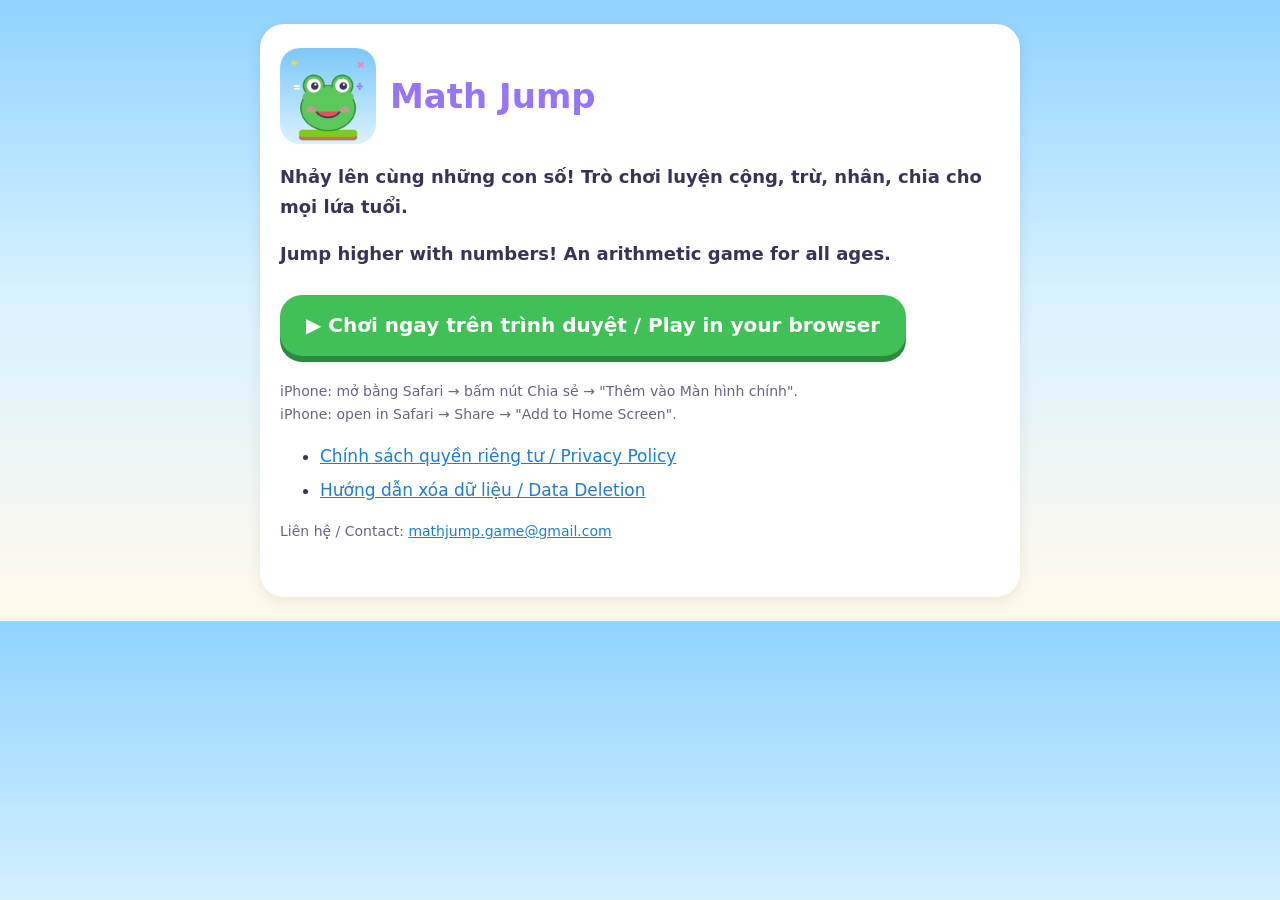
<file: docs/index.html>
<!doctype html>
<html lang="vi">
<head>
<meta charset="utf-8">
<meta name="viewport" content="width=device-width, initial-scale=1">
<title>Math Jump</title>
<link rel="stylesheet" href="style.css">
</head>
<body>
<main>
  <header><img src="icon.png" alt="" width="96" height="96"><h1>Math Jump</h1></header>
  <p class="lead">Nhảy lên cùng những con số! Trò chơi luyện cộng, trừ, nhân, chia cho mọi lứa tuổi.</p>
  <p class="lead" lang="en">Jump higher with numbers! An arithmetic game for all ages.</p>
  <p><a class="play" href="play/">▶ Chơi ngay trên trình duyệt / Play in your browser</a></p>
  <p class="muted">iPhone: mở bằng Safari → bấm nút Chia sẻ → "Thêm vào Màn hình chính".<br>
     iPhone: open in Safari → Share → "Add to Home Screen".</p>
  <ul class="links">
    <li><a href="privacy.html">Chính sách quyền riêng tư / Privacy Policy</a></li>
    <li><a href="delete-data.html">Hướng dẫn xóa dữ liệu / Data Deletion</a></li>
  </ul>
  <p class="muted">Liên hệ / Contact: <a href="mailto:mathjump.game@gmail.com">mathjump.game@gmail.com</a></p>
</main>
</body>
</html>
</file>
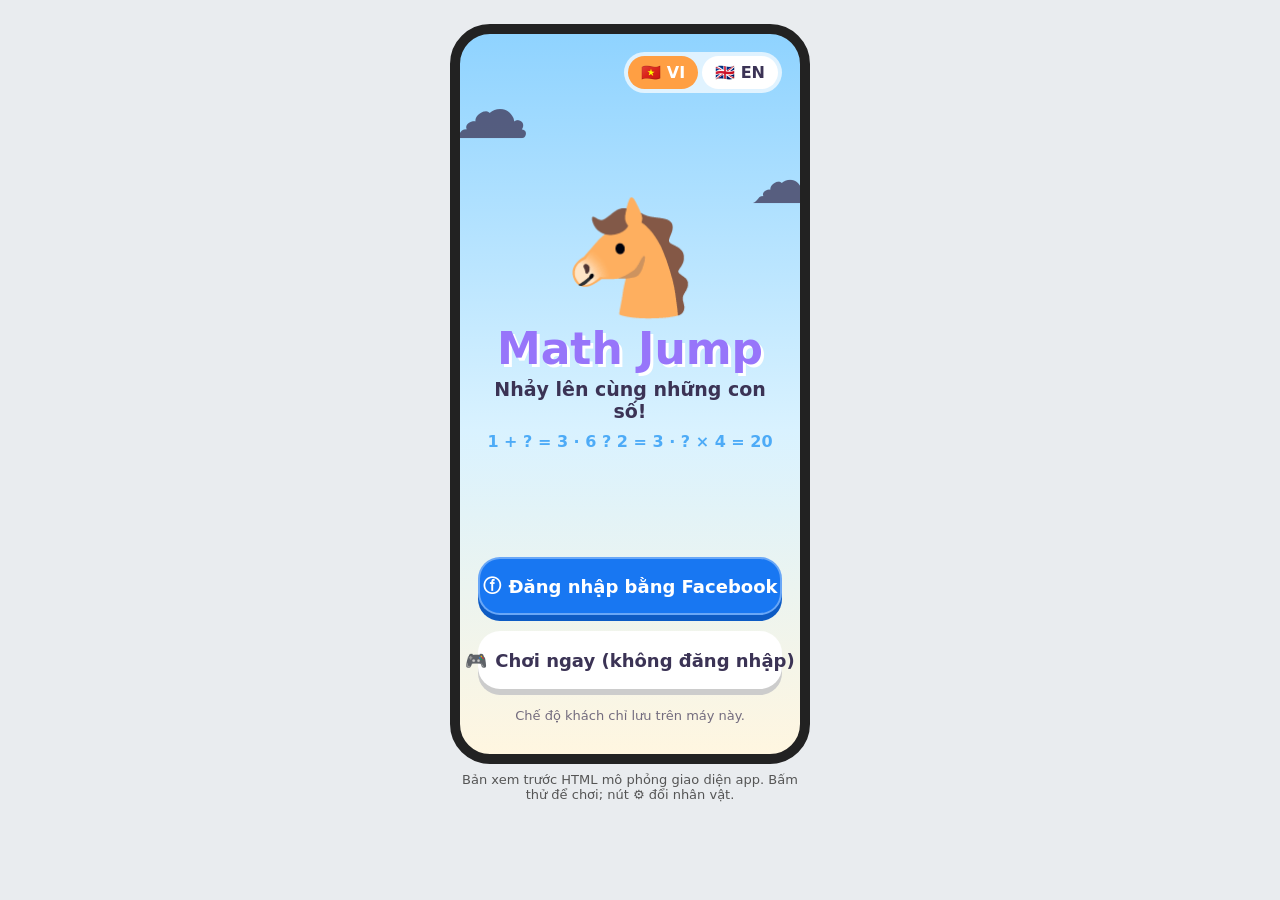
<file: preview/index.html>
<!doctype html>
<html lang="vi">
<head>
<meta charset="utf-8">
<meta name="viewport" content="width=device-width, initial-scale=1">
<title>Math Jump – Preview</title>
<style>
  :root{--ink:#3B3355;--cream:#FFF9EC;--sun:#FFD43B;--orange:#FF9F43;--pink:#FF7EB3;--purple:#9775FA;--blue:#4DABF7;--green:#40C057;--red:#FA5252;--grass:#82C91E;--dirt:#B07A4F;--fb:#1877F2}
  *{box-sizing:border-box;font-family:system-ui,"Segoe UI",Roboto,sans-serif}
  body{margin:0;background:#e9ecef;display:flex;gap:28px;justify-content:center;align-items:flex-start;padding:24px;flex-wrap:wrap;color:var(--ink)}
  .phone{width:360px;height:740px;border-radius:40px;border:10px solid #222;overflow:hidden;position:relative;background:linear-gradient(#8FD3FF,#D9F2FF 55%,#FFF6E0)}
  .screen{position:absolute;inset:0;display:none;flex-direction:column;padding:18px}
  .screen.on{display:flex}
  .cloud{position:absolute;opacity:.75;pointer-events:none}
  .title{font-size:44px;font-weight:900;color:var(--purple);text-shadow:3px 3px 0 #fff;text-align:center;margin:0}
  .btn{border:2px solid rgba(255,255,255,.35);border-radius:22px;color:#fff;font-weight:900;font-size:18px;white-space:nowrap;display:flex;align-items:center;justify-content:center;gap:8px;cursor:pointer;user-select:none;box-shadow:0 6px 0 var(--shade,rgba(0,0,0,.25));transition:transform .06s,box-shadow .06s;margin-bottom:6px}
  .btn:active{transform:translateY(6px);box-shadow:0 0 0 var(--shade)}
  .pill{background:var(--c);color:#fff;font-weight:900;border:2px solid #fff;border-radius:30px;padding:5px 14px;font-size:17px;display:inline-block}
  .card{background:#fff;border-radius:22px;box-shadow:0 4px 10px rgba(0,0,0,.13);padding:14px}
  .bounce{animation:b .7s ease-in-out infinite alternate;display:inline-block}
  @keyframes b{to{transform:translateY(-16px)}}
  .lang{align-self:flex-end;background:rgba(255,255,255,.7);border-radius:24px;padding:4px;display:flex;gap:4px}
  .lang span{padding:7px 13px;border-radius:20px;font-weight:900;cursor:pointer;background:#fff}
  .lang span.on{background:var(--orange);color:#fff}
  .timer{height:18px;background:#fff;border-radius:10px;overflow:hidden;flex:1}
  .timer div{height:100%;border-radius:10px}
  .stage{flex:5;margin:12px 0;border-radius:24px;background:rgba(255,255,255,.35);position:relative;overflow:hidden}
  .eq{height:84px;display:flex;align-items:center;justify-content:center;gap:10px;font-size:42px;font-weight:900}
  .slot{padding:0 16px;border-radius:16px;border:3px solid rgba(59,51,85,.15);background:var(--sun)}
  .grid{flex:6;display:grid;grid-template-columns:1fr 1fr;gap:14px;padding:16px 0 10px}
  .grid .btn{font-size:42px;border-radius:26px;margin:0}
  .plat{position:absolute;width:26%;height:20px;border-radius:10px;background:var(--grass);box-shadow:0 7px 0 var(--dirt);color:#fff;font-weight:900;font-size:13px;display:flex;align-items:center;justify-content:center;transition:top .42s ease-in-out}
  .hero{position:absolute;font-size:52px;line-height:1;transition:left .42s ease-in-out}
  .banner{position:absolute;left:50%;top:40%;transform:translate(-50%,-50%);background:linear-gradient(90deg,var(--pink),var(--purple));border:4px solid #fff;border-radius:30px;color:#fff;font-weight:900;font-size:28px;padding:10px 22px;white-space:nowrap;animation:pop .6s}
  @keyframes pop{from{transform:translate(-50%,-50%) scale(.3)}}
  .stat{border:3px solid var(--c);border-radius:18px;background:#fff;text-align:center;padding:8px}
  .stat b{display:block;font-size:26px;color:var(--c)}
  .stat small{font-weight:700}
  .row{display:flex;gap:12px}
  .rank{display:flex;align-items:center;gap:10px;margin-bottom:9px}
  .av{width:38px;height:38px;border-radius:50%;background:var(--purple);color:#fff;font-weight:900;display:flex;align-items:center;justify-content:center}
  .caption{font-size:13px;text-align:center;margin-top:8px;color:#555;max-width:360px}
  .label{width:100%;text-align:center;font-weight:800;margin-top:-14px}
  .conf{position:absolute;top:-10px;width:9px;height:14px;animation:fall 2.6s linear forwards}
  @keyframes fall{to{transform:translateY(780px) rotate(720deg)}}
</style>
</head>
<body>

<div>
<div class="phone" id="phone">
  <div class="cloud" style="top:30px;left:-10px;font-size:80px">☁️</div>
  <div class="cloud" style="top:110px;right:-14px;font-size:64px">☁️</div>

  <!-- LOGIN -->
  <div class="screen on" id="login">
    <div class="lang"><span class="on" data-l="vi">🇻🇳 VI</span><span data-l="en">🇬🇧 EN</span></div>
    <div style="flex:1"></div>
    <div style="text-align:center;font-size:110px" class="bounce hero-emoji">🐸</div>
    <p class="title">Math Jump</p>
    <p style="text-align:center;font-weight:700;font-size:19px;margin:4px 0" data-t="tagline"></p>
    <p style="text-align:center;font-weight:800;color:var(--blue);margin:6px 0">1 + ? = 3 · 6 ? 2 = 3 · ? × 4 = 20</p>
    <div style="flex:1"></div>
    <div class="btn" style="background:var(--fb);height:58px;--shade:#0d5bc4" onclick="go('home')">ⓕ <span data-t="fb"></span></div>
    <div class="btn" style="background:#fff;color:var(--ink);height:58px;margin-top:10px;--shade:#ccc" onclick="go('home')">🎮 <span data-t="guest"></span></div>
    <p style="text-align:center;font-size:13px;opacity:.7" data-t="guestNote"></p>
  </div>

  <!-- HOME -->
  <div class="screen" id="home">
    <div style="display:flex;align-items:center;gap:10px">
      <div class="av">B</div><b style="flex:1;font-size:17px" data-t="hello"></b>
      <span style="background:rgba(255,255,255,.8);border-radius:20px;padding:4px 10px;font-size:12px;font-weight:700"><span style="color:var(--green)">●</span> <span data-t="online"></span></span>
    </div>
    <div style="flex:1"></div>
    <p class="title">Math Jump</p>
    <div style="text-align:center;font-size:96px;margin-top:6px" class="bounce hero-emoji">🐸</div>
    <div style="width:150px;height:20px;border-radius:12px;background:var(--grass);box-shadow:0 7px 0 var(--dirt);margin:0 auto"></div>
    <div class="card" style="margin-top:24px;text-align:center">
      <b>🏆 <span data-t="best"></span></b><div style="margin-top:6px;display:flex;gap:6px;justify-content:center;flex-wrap:wrap">
      <span class="pill" style="--c:var(--orange)" id="bestScore">⭐ 0</span><span class="pill" style="--c:var(--purple)" id="bestLevel">Level 1</span></div>
    </div>
    <div style="flex:1"></div>
    <div id="rankCard" onclick="cycleRank()" style="display:flex;align-items:center;gap:10px;background:#fff;border:3px solid;border-radius:22px;padding:8px 12px;margin-bottom:14px;cursor:pointer"></div>
    <div class="btn" style="background:var(--green);height:80px;font-size:36px;border-radius:30px;--shade:#2b8a3e" onclick="startGame()">▶ <span data-t="play"></span></div>
    <div class="row" style="margin-top:12px">
      <div class="btn" style="flex:1;height:84px;flex-direction:column;font-size:15px;gap:2px;background:var(--orange);--shade:#d9760c" onclick="go('rank')"><span style="font-size:28px">🏆</span><span data-t="rank"></span></div>
      <div class="btn" style="flex:1;height:84px;flex-direction:column;font-size:15px;gap:2px;background:var(--pink);--shade:#d6528b" onclick="go('rank')"><span style="font-size:28px">👫</span><span data-t="friends"></span></div>
      <div class="btn" style="flex:1;height:84px;flex-direction:column;font-size:15px;gap:2px;background:var(--blue);--shade:#1c7ed6" onclick="cycleHero()"><span style="font-size:28px">⚙️</span><span data-t="settings"></span></div>
    </div>
  </div>

  <!-- GAME -->
  <div class="screen" id="game" style="padding:12px 16px">
    <div style="display:flex;align-items:center;gap:8px">
      <span style="background:#fff;border-radius:50%;width:40px;height:40px;display:flex;align-items:center;justify-content:center;font-weight:900">❚❚</span>
      <span class="pill" style="--c:var(--purple)" id="gLevel">Level 1</span>
      <span style="flex:1"></span>
      <b id="gain" style="color:var(--green);font-size:20px"></b>
      <span class="pill" style="--c:var(--orange)" id="gScore">⭐ 0</span>
    </div>
    <div style="display:flex;align-items:center;gap:8px;margin-top:10px">⏰<div class="timer"><div id="tbar"></div></div><b id="tsec" style="width:38px;text-align:right">10.0</b></div>
    <div class="stage" id="stage"></div>
    <div class="card eq" id="eq"></div>
    <div class="grid" id="choices"></div>
    <div style="display:flex;align-items:center;gap:8px">🏁<div class="timer" style="height:12px"><div id="pbar" style="background:var(--purple);width:0"></div></div><b id="ptext" style="font-size:14px"></b></div>
  </div>

  <!-- RESULT -->
  <div class="screen" id="result" style="overflow:auto">
    <h2 style="text-align:center;margin:6px 0 14px" id="rTitle"></h2>
    <div style="background:linear-gradient(135deg,#FFF3BF,#FFDEEB,#D0EBFF);border:5px solid #fff;border-radius:28px;padding:16px">
      <div style="display:flex;align-items:center;gap:12px"><span style="font-size:50px" class="hero-emoji">🐸</span><div><b style="font-size:24px;color:var(--purple)">Math Jump</b><br><b>Bé Bin</b></div></div>
      <div id="rRecord" style="text-align:center;margin:10px 0"><span class="pill" style="--c:var(--red)">🏆 <span data-t="newRecord"></span></span></div>
      <div class="row" style="margin-top:10px"><div class="stat" style="flex:1;--c:var(--orange)">⭐<b id="rScore"></b><small data-t="score"></small></div><div class="stat" style="flex:1;--c:var(--purple)">🚀<b id="rLevel"></b><small>Level</small></div></div>
      <div class="row" style="margin-top:10px"><div class="stat" style="flex:1;--c:var(--blue)">⏱️<b id="rTime" style="font-size:20px"></b><small data-t="time"></small></div><div class="stat" style="flex:1;--c:var(--green)">✅<b id="rCorrect"></b><small data-t="correct"></small></div></div>
    </div>
    <div class="btn" style="background:var(--fb);height:58px;margin-top:20px;--shade:#0d5bc4" onclick="alert(T().copied)">ⓕ <span data-t="share"></span></div>
    <div class="row" style="margin-top:10px">
      <div class="btn" style="flex:1;height:58px;font-size:18px;background:var(--orange);--shade:#d9760c" onclick="startGame()">🔁 <span data-t="again"></span></div>
      <div class="btn" style="flex:1;height:58px;font-size:18px;background:var(--blue);--shade:#1c7ed6" onclick="go('home')">🏠 <span data-t="home"></span></div>
    </div>
    <p style="text-align:center;font-weight:800;cursor:pointer" onclick="go('rank')">🏆 <span data-t="rank"></span></p>
  </div>

  <!-- RANKING -->
  <div class="screen" id="rank">
    <div style="display:flex;align-items:center"><b style="cursor:pointer;font-size:22px" onclick="go('home')">←</b><h2 style="flex:1;text-align:center;margin:0">🏆 <span data-t="rank"></span></h2></div>
    <div style="display:flex;background:rgba(255,255,255,.7);border-radius:30px;padding:4px;margin:14px 0">
      <span style="flex:1;text-align:center;background:var(--orange);color:#fff;border-radius:26px;padding:8px;font-weight:900">👫 <span data-t="friends"></span></span>
      <span style="flex:1;text-align:center;padding:8px;font-weight:900">🎮 <span data-t="mine"></span></span>
    </div>
    <div id="rankList"></div>
  </div>

  <div id="confetti"></div>
</div>
<p class="caption" id="cap"></p>
</div>

<script>
const S={vi:{tagline:'Nhảy lên cùng những con số!',fb:'Đăng nhập bằng Facebook',guest:'Chơi ngay (không đăng nhập)',guestNote:'Chế độ khách chỉ lưu trên máy này.',hello:'Xin chào, Bé Bin!',online:'Trực tuyến',best:'Kỷ lục',play:'CHƠI',rank:'Xếp hạng',friends:'Bạn bè',settings:'Cài đặt',newRecord:'KỶ LỤC MỚI!',score:'Điểm',time:'Thời gian sống',correct:'Phép tính đúng',share:'Khoe lên Facebook',again:'Chơi lại',home:'Trang chủ',mine:'Của tôi',timeUp:'Hết giờ rồi! ⏰',wrong:'Ôi, sai mất rồi! 😵',congrats:'Chúc mừng! Kỷ lục mới 🎉',copied:'Đã sao chép lời khoe — dán vào bài đăng Facebook nhé!\n\n🎉 Mình vừa đạt điểm cao trong Math Jump! Ai dám thách đấu không? 😎',you:'(bạn)',sec:'giây',cap:'Bản xem trước HTML mô phỏng giao diện app. Bấm thử để chơi; nút ⚙️ đổi nhân vật.'},
en:{tagline:'Jump higher with numbers!',fb:'Continue with Facebook',guest:'Play as guest',guestNote:'Guest mode saves on this device only.',hello:'Hi, Bin!',online:'Online',best:'Best',play:'PLAY',rank:'Ranking',friends:'Friends',settings:'Settings',newRecord:'NEW RECORD!',score:'Score',time:'Survival time',correct:'Correct answers',share:'Share on Facebook',again:'Play again',home:'Home',mine:'My games',timeUp:"Time's up! ⏰",wrong:'Oops, wrong answer! 😵',congrats:'Congratulations! New record 🎉',copied:'Caption copied — paste it into your Facebook post!\n\n🎉 I just set a high score in Math Jump! Who dares to challenge me? 😎',you:'(you)',sec:'s',cap:'HTML preview imitating the app UI. Tap to play; ⚙️ changes the character.'}};
let lang='vi';const T=()=>S[lang];
function applyLang(){if(document.getElementById('rankCard'))renderRankCard();document.querySelectorAll('[data-t]').forEach(e=>e.textContent=T()[e.dataset.t]);document.getElementById('cap').textContent=T().cap;document.querySelectorAll('.lang span').forEach(s=>s.classList.toggle('on',s.dataset.l===lang))}
document.querySelectorAll('.lang span').forEach(s=>s.onclick=()=>{lang=s.dataset.l;applyLang()});
function go(id){document.querySelectorAll('.screen').forEach(s=>s.classList.toggle('on',s.id===id));if(id==='rank')renderRank();if(id!=='game')stopTimer()}
const heroes=['🐭','🐃','🐯','🐱','🐲','🐍','🐴','🐐','🐵','🐔','🐶','🐷'];let hero=6;
function cycleHero(){hero=(hero+1)%heroes.length;document.querySelectorAll('.hero-emoji').forEach(e=>e.textContent=heroes[hero])}
const RANKS=[['🥉','Đồng','Bronze','#CD7F32',30,15,10,700],['🥈','Bạc','Silver','#8E9AAF',20,10,12,1000],['🥇','Vàng','Gold','#F2B705',15,7,14,1300],['💠','Bạch Kim','Platinum','#3BC9DB',10,5,16,1650],['💎','Kim Cương','Diamond','#7950F2',8,4,18,2050],['👑','Huyền Thoại','Legend','#E8590C',6,3,0,0]];
let maxRank=0,selRank=0;
const rankTime=(r,l)=>{const R=RANKS[r];return Math.max(R[5],R[4]-(R[4]-R[5])*(l-1)/19)};
function renderRankCard(){const R=RANKS[selRank];const c=document.getElementById('rankCard');c.style.borderColor=R[3];
 const goal=selRank===5?(lang==='vi'?'Bạn đang ở hạng cao nhất! 👑':'You are at the top rank! 👑'):selRank<maxRank?`⏱️ ${R[4]}s → ${R[5]}s`:(lang==='vi'?`Lên hạng ${RANKS[selRank+1][1]}: Level ${R[6]} và ${R[7]} điểm trong một ván`:`Rank up to ${RANKS[selRank+1][2]}: Level ${R[6]} with ${R[7]} points`);
 c.innerHTML=`<span style="font-size:32px">${R[0]}</span><div style="flex:1"><b style="color:${R[3]};font-size:17px">${lang==='vi'?'Hạng':'Rank'} ${lang==='vi'?R[1]:R[2]}</b><br><small style="font-weight:600">${goal}</small></div><span style="font-size:20px">⇅</span>`}
function cycleRank(){selRank=(selRank+1)%(maxRank+1);renderRankCard()}
const snd={};['music','correct','wrong','levelup','record'].forEach(n=>{snd[n]=new Audio((window.AUD&&AUD[n])||('../assets/audio/'+n+'.wav'))});snd.music.loop=true;snd.music.volume=.35;
function sfx(n){try{const a=snd[n].cloneNode();a.play()}catch(e){}}
function music(){if(snd.music.paused)snd.music.play().catch(()=>{})}

const OPS=['+','−','×','÷'];const ap=(o,a,b)=>o==='+'?a+b:o==='−'?a-b:o==='×'?a*b:(b&&a%b===0?a/b:null);
const cfg=l=>({ops:OPS.slice(0,Math.min(4,l)),add:10+(l-1)*15,fac:l<=10?Math.min(12,2+l):Math.min(20,12+l-10),time:rankTime(G?G.rank:selRank,l),goal:30+(l-1)*10});
const R=n=>Math.floor(Math.random()*n);
function gen(l){const c=cfg(l);for(;;){const op=c.ops[R(c.ops.length)];let a,b,r;
 if(op==='+'){a=R(c.add+1);b=R(c.add-a+1);r=a+b}else if(op==='−'){a=R(c.add+1);b=R(a+1);r=a-b}else if(op==='×'){a=2+R(c.fac-1);b=2+R(c.fac-1);r=a*b}else{b=2+R(c.fac-1);r=1+R(c.fac);a=b*r}
 if(Math.random()<(l<=1?.15:.25)){if(OPS.filter(o=>ap(o,a,b)===r).length!==1)continue;return{a,b,r,op,miss:'op',ans:op,ch:[...OPS]}}
 const miss=['a','b','r'][R(3)];const v={a,b,r}[miss];const set=new Set([v]);const sp=Math.max(3,Math.round(v*.25));
 while(set.size<4){const d=1+R(sp);const x=Math.random()<.5?v+d:v-d;if(x>=0)set.add(x)}
 return{a,b,r,op,miss,ans:String(v),ch:[...set].map(String).sort(()=>Math.random()-.5)}}}

let G,tid,best=0;const cols=['var(--orange)','var(--blue)','var(--pink)','var(--purple)'];
function startGame(){music();G={level:1,score:0,lp:0,correct:0,t0:Date.now(),over:false,rank:selRank,promoted:false};go('game');buildStage();next()}
function next(){G.q=gen(G.level);G.picked=null;G.limit=cfg(G.level).time*1000;G.qs=Date.now();render();stopTimer();tid=setInterval(tick,50)}
function stopTimer(){clearInterval(tid)}
function tick(){const rem=Math.max(0,1-(Date.now()-G.qs)/G.limit);const bar=document.getElementById('tbar');bar.style.width=rem*100+'%';
 bar.style.background=`hsl(${rem*125},70%,52%)`;document.getElementById('tsec').textContent=(rem*G.limit/1000).toFixed(1);if(rem<=0)over('timeUp')}
function render(){const q=G.q,rev=G.picked===q.ans||G.over;
 const tok=(v,k)=>k===q.miss?`<span class="slot" style="${rev?'background:var(--green);color:#fff':''}">${rev?q.ans:'?'}</span>`:`<span>${v}</span>`;
 document.getElementById('eq').innerHTML=tok(q.a,'a')+tok(q.op,'op')+tok(q.b,'b')+'<span>=</span>'+tok(q.r,'r');
 document.getElementById('choices').innerHTML=q.ch.map((c,i)=>{let bg=cols[i];if(G.picked||G.over){if(c===q.ans)bg='var(--green)';else if(c===G.picked)bg='var(--red)';else if(G.over)bg='#bbb'}
  return`<div class="btn" style="background:${bg};--shade:rgba(0,0,0,.22);${q.miss==='op'?'font-size:56px':''}" onclick="pick('${c}')">${c}</div>`}).join('');
 document.getElementById('gLevel').textContent='Level '+G.level;document.getElementById('gScore').textContent='⭐ '+G.score;
 const goal=cfg(G.level).goal;document.getElementById('pbar').style.width=Math.min(100,G.lp/goal*100)+'%';document.getElementById('ptext').textContent=G.lp+'/'+goal}
function pick(c){if(G.over||G.picked)return;G.picked=c;if(c!==G.q.ans){render();return over('wrong')}
 stopTimer();sfx('correct');const rem=1-(Date.now()-G.qs)/G.limit;const gain=10+Math.round(rem*5);G.score+=gain;G.lp+=gain;G.correct++;
 const g=document.getElementById('gain');g.textContent='+'+gain;setTimeout(()=>g.textContent='',700);
 let up=false;if(G.lp>=cfg(G.level).goal){G.lp-=cfg(G.level).goal;G.level++;up=true}
 const R=RANKS[G.rank];let text=null;
 if(!G.promoted&&G.rank===maxRank&&G.rank<5&&G.level>=R[6]&&G.score>=R[7]){G.promoted=true;maxRank=selRank=G.rank+1;sfx('record');text=`${RANKS[maxRank][0]} ${lang==='vi'?'THĂNG HẠNG':'RANK UP'} ${lang==='vi'?RANKS[maxRank][1]:RANKS[maxRank][2]}!`}
 else if(up){setTimeout(()=>sfx('levelup'),120);text=`LEVEL ${G.level}! 🚀`}
 if(text){const b=document.createElement('div');b.className='banner';b.textContent=text;document.getElementById('stage').appendChild(b);setTimeout(()=>b.remove(),1500)}
 render();jump();setTimeout(()=>{if(!G.over)next()},320)}
function over(reason){if(G.over)return;G.over=true;stopTimer();sfx('wrong');render();G.reason=reason;
 const h=document.getElementById('hero');h.style.transform='rotate(30deg)';h.textContent=heroes[hero]+'💫';
 const b=document.createElement('div');b.className='banner';b.style.background='var(--red)';b.style.fontSize='22px';b.textContent=T()[reason];document.getElementById('stage').appendChild(b);
 setTimeout(showResult,1600)}
function showResult(){const rec=G.score>0&&G.score>best;if(rec)best=G.score;
 document.getElementById('rTitle').textContent=rec?T().congrats:T()[G.reason];document.getElementById('rRecord').style.display=rec?'block':'none';
 document.getElementById('rScore').textContent=G.score;document.getElementById('rLevel').textContent=G.level;document.getElementById('rCorrect').textContent=G.correct;
 document.getElementById('rTime').textContent=((Date.now()-G.t0-1600)/1000).toFixed(1)+' '+T().sec;
 document.getElementById('bestScore').textContent='⭐ '+best;document.getElementById('bestLevel').textContent='Level '+Math.max(G.level,1);
 renderRankCard();go('result');if(rec||G.promoted){confetti();sfx('record')}}

const XF=[.22,.5,.78,.5];
function buildStage(){const st=document.getElementById('stage');st.innerHTML='<div id="ground" style="position:absolute;left:0;right:0;height:400px;background:var(--grass);border-top:14px solid var(--grass);box-shadow:inset 0 14px 0 var(--grass);transition:top .42s ease-in-out"></div>';
 for(let i=1;i<=60;i++){const p=document.createElement('div');p.className='plat';p.id='p'+i;p.textContent=i;st.appendChild(p)}
 const h=document.createElement('div');h.className='hero';h.id='hero';h.textContent=heroes[hero];st.appendChild(h);place(0)}
function place(cam){const st=document.getElementById('stage'),H=st.clientHeight,W=st.clientWidth,base=H*.8,step=H*.3;
 document.getElementById('ground').style.top=(base+cam*step)+'px';
 for(let i=1;i<=60;i++){const p=document.getElementById('p'+i);p.style.top=(base-(i-cam)*step)+'px';p.style.left=(XF[i%4]*W-W*.13)+'px'}
 const h=document.getElementById('hero');h.style.top=(base-50)+'px';h.style.left=(XF[cam%4]*W-26)+'px'}
function jump(){const h=document.getElementById('hero');h.animate([{transform:'translateY(0)'},{transform:'translateY(-70px)'},{transform:'translateY(0)'}],{duration:420,easing:'ease-in-out'});place(G.correct)}

function renderRank(){const rows=[['An','🥇',Math.max(best,260),7],['Bé Bin '+T().you,'',best,G?G.level:1,true],['Minh','',180,5],['Lan','',95,3]].sort((a,b)=>b[2]-a[2]);
 document.getElementById('rankList').innerHTML=rows.map((r,i)=>`<div class="card rank" style="${r[4]?'background:#FFF3BF':''}"><b style="width:30px;text-align:center;font-size:22px">${['🥇','🥈','🥉'][i]||i+1}</b><div class="av">${r[0][0]}</div><div style="flex:1"><b>${r[0]}</b><br><small style="opacity:.7">Level ${r[3]}</small></div><b style="color:var(--orange);font-size:19px">⭐ ${r[2]}</b></div>`).join('')}
function confetti(){const box=document.getElementById('confetti');const c=['#FF7EB3','#FFD43B','#4DABF7','#40C057','#9775FA','#FF9F43'];
 for(let i=0;i<70;i++){const d=document.createElement('div');d.className='conf';d.style.left=Math.random()*340+'px';d.style.background=c[i%6];d.style.animationDelay=Math.random()*.8+'s';box.appendChild(d);setTimeout(()=>d.remove(),3600)}}
applyLang();hero=5;cycleHero();
document.getElementById('login').addEventListener('click',music,{once:true});
function fit(){const s=Math.min(1,(innerHeight-70)/760,(innerWidth-20)/380);const p=document.getElementById('phone');p.style.transform=`scale(${s})`;p.style.transformOrigin='top center';p.parentElement.style.height=(760*s+40)+'px';p.parentElement.style.width=(380*s)+'px';p.style.marginLeft=((380*s-380)/2)+'px'}
addEventListener('resize',fit);fit();
</script>
</body>
</html>
</file>
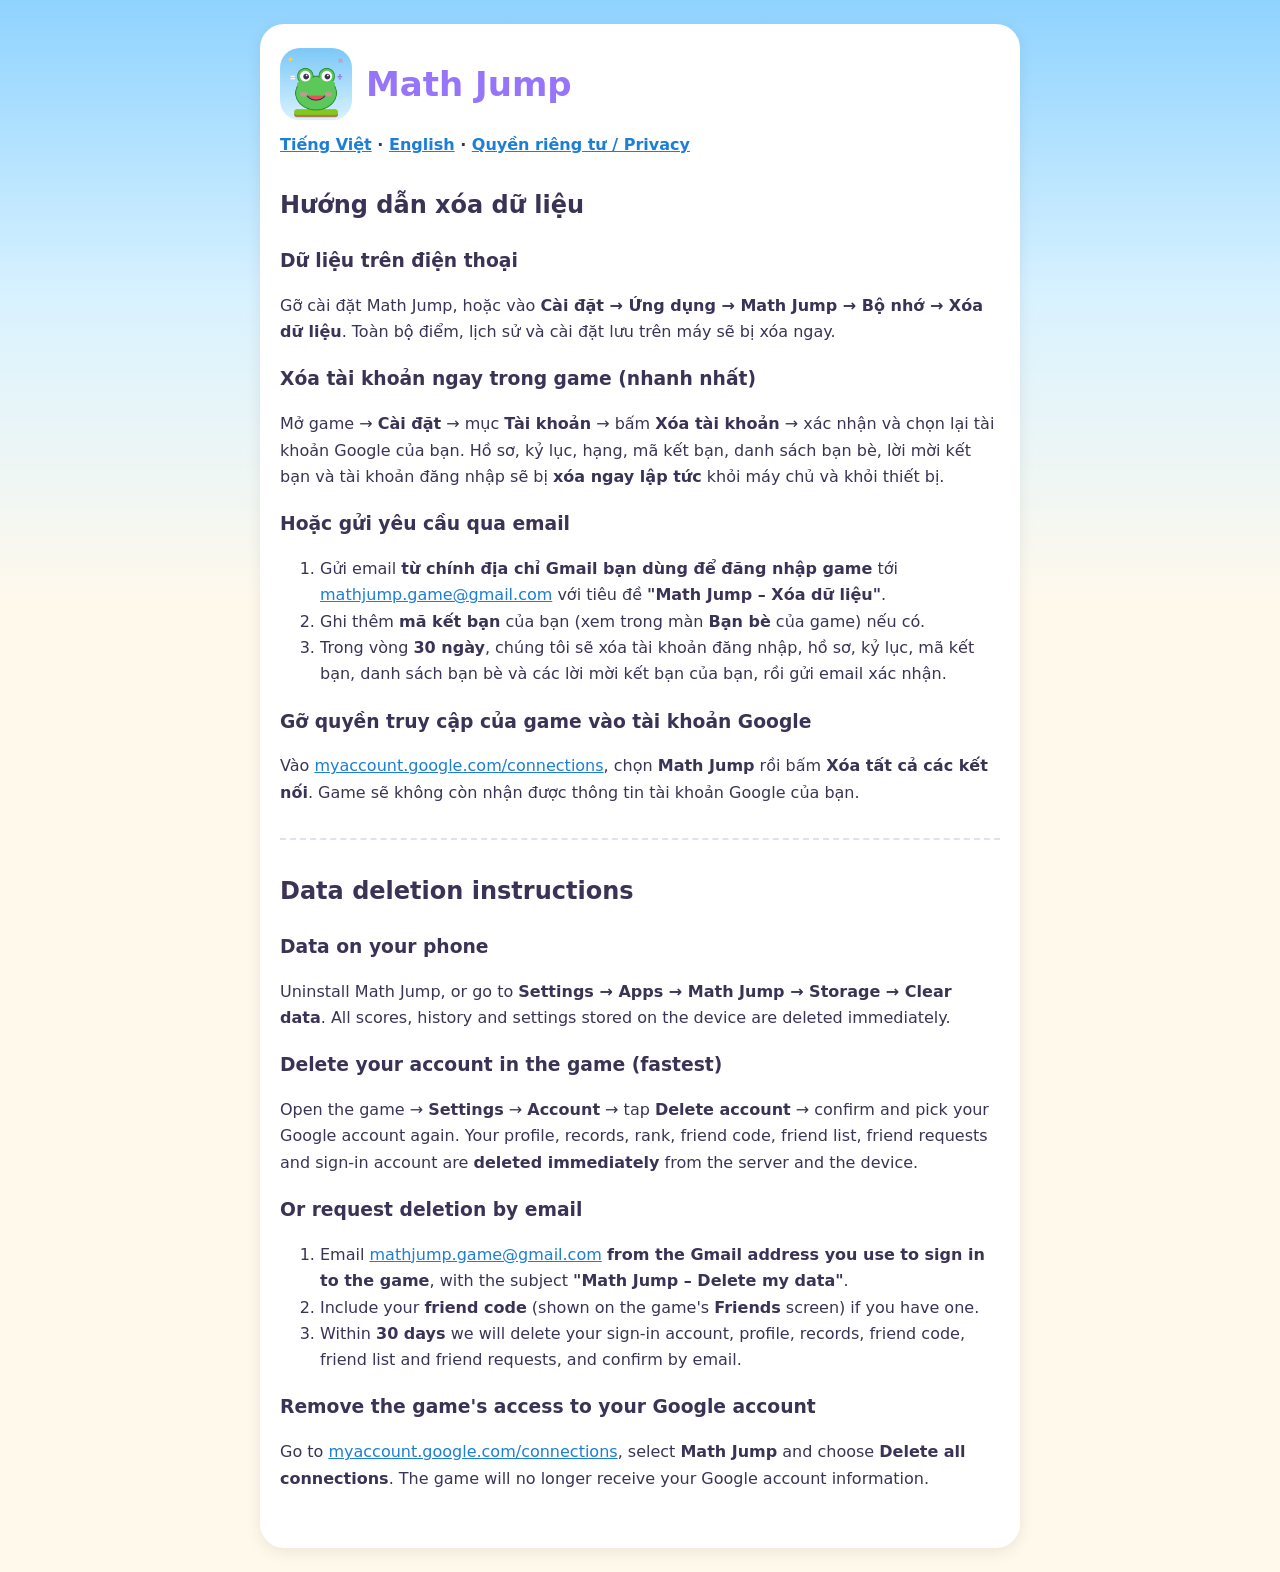
<file: docs/delete-data.html>
<!doctype html>
<html lang="vi">
<head>
<meta charset="utf-8">
<meta name="viewport" content="width=device-width, initial-scale=1">
<title>Math Jump – Xóa dữ liệu / Data Deletion</title>
<link rel="stylesheet" href="style.css">
</head>
<body>
<main>
  <header><img src="icon.png" alt="" width="72" height="72"><h1>Math Jump</h1></header>
  <nav><a href="#vi">Tiếng Việt</a> · <a href="#en">English</a> · <a href="privacy.html">Quyền riêng tư / Privacy</a></nav>

  <section id="vi">
    <h2>Hướng dẫn xóa dữ liệu</h2>

    <h3>Dữ liệu trên điện thoại</h3>
    <p>Gỡ cài đặt Math Jump, hoặc vào <b>Cài đặt → Ứng dụng → Math Jump → Bộ nhớ → Xóa dữ liệu</b>. Toàn bộ điểm, lịch sử và cài đặt lưu trên máy sẽ bị xóa ngay.</p>

    <h3>Xóa tài khoản ngay trong game (nhanh nhất)</h3>
    <p>Mở game → <b>Cài đặt</b> → mục <b>Tài khoản</b> → bấm <b>Xóa tài khoản</b> → xác nhận và chọn lại tài khoản Google của bạn. Hồ sơ, kỷ lục, hạng, mã kết bạn, danh sách bạn bè, lời mời kết bạn và tài khoản đăng nhập sẽ bị <b>xóa ngay lập tức</b> khỏi máy chủ và khỏi thiết bị.</p>

    <h3>Hoặc gửi yêu cầu qua email</h3>
    <ol>
      <li>Gửi email <b>từ chính địa chỉ Gmail bạn dùng để đăng nhập game</b> tới <a href="mailto:mathjump.game@gmail.com?subject=Math%20Jump%20-%20Xoa%20du%20lieu">mathjump.game@gmail.com</a> với tiêu đề <b>"Math Jump – Xóa dữ liệu"</b>.</li>
      <li>Ghi thêm <b>mã kết bạn</b> của bạn (xem trong màn <b>Bạn bè</b> của game) nếu có.</li>
      <li>Trong vòng <b>30 ngày</b>, chúng tôi sẽ xóa tài khoản đăng nhập, hồ sơ, kỷ lục, mã kết bạn, danh sách bạn bè và các lời mời kết bạn của bạn, rồi gửi email xác nhận.</li>
    </ol>

    <h3>Gỡ quyền truy cập của game vào tài khoản Google</h3>
    <p>Vào <a href="https://myaccount.google.com/connections">myaccount.google.com/connections</a>, chọn <b>Math Jump</b> rồi bấm <b>Xóa tất cả các kết nối</b>. Game sẽ không còn nhận được thông tin tài khoản Google của bạn.</p>
  </section>

  <hr>

  <section id="en" lang="en">
    <h2>Data deletion instructions</h2>

    <h3>Data on your phone</h3>
    <p>Uninstall Math Jump, or go to <b>Settings → Apps → Math Jump → Storage → Clear data</b>. All scores, history and settings stored on the device are deleted immediately.</p>

    <h3>Delete your account in the game (fastest)</h3>
    <p>Open the game → <b>Settings</b> → <b>Account</b> → tap <b>Delete account</b> → confirm and pick your Google account again. Your profile, records, rank, friend code, friend list, friend requests and sign-in account are <b>deleted immediately</b> from the server and the device.</p>

    <h3>Or request deletion by email</h3>
    <ol>
      <li>Email <a href="mailto:mathjump.game@gmail.com?subject=Math%20Jump%20-%20Delete%20my%20data">mathjump.game@gmail.com</a> <b>from the Gmail address you use to sign in to the game</b>, with the subject <b>"Math Jump – Delete my data"</b>.</li>
      <li>Include your <b>friend code</b> (shown on the game's <b>Friends</b> screen) if you have one.</li>
      <li>Within <b>30 days</b> we will delete your sign-in account, profile, records, friend code, friend list and friend requests, and confirm by email.</li>
    </ol>

    <h3>Remove the game's access to your Google account</h3>
    <p>Go to <a href="https://myaccount.google.com/connections">myaccount.google.com/connections</a>, select <b>Math Jump</b> and choose <b>Delete all connections</b>. The game will no longer receive your Google account information.</p>
  </section>
</main>
</body>
</html>
</file>
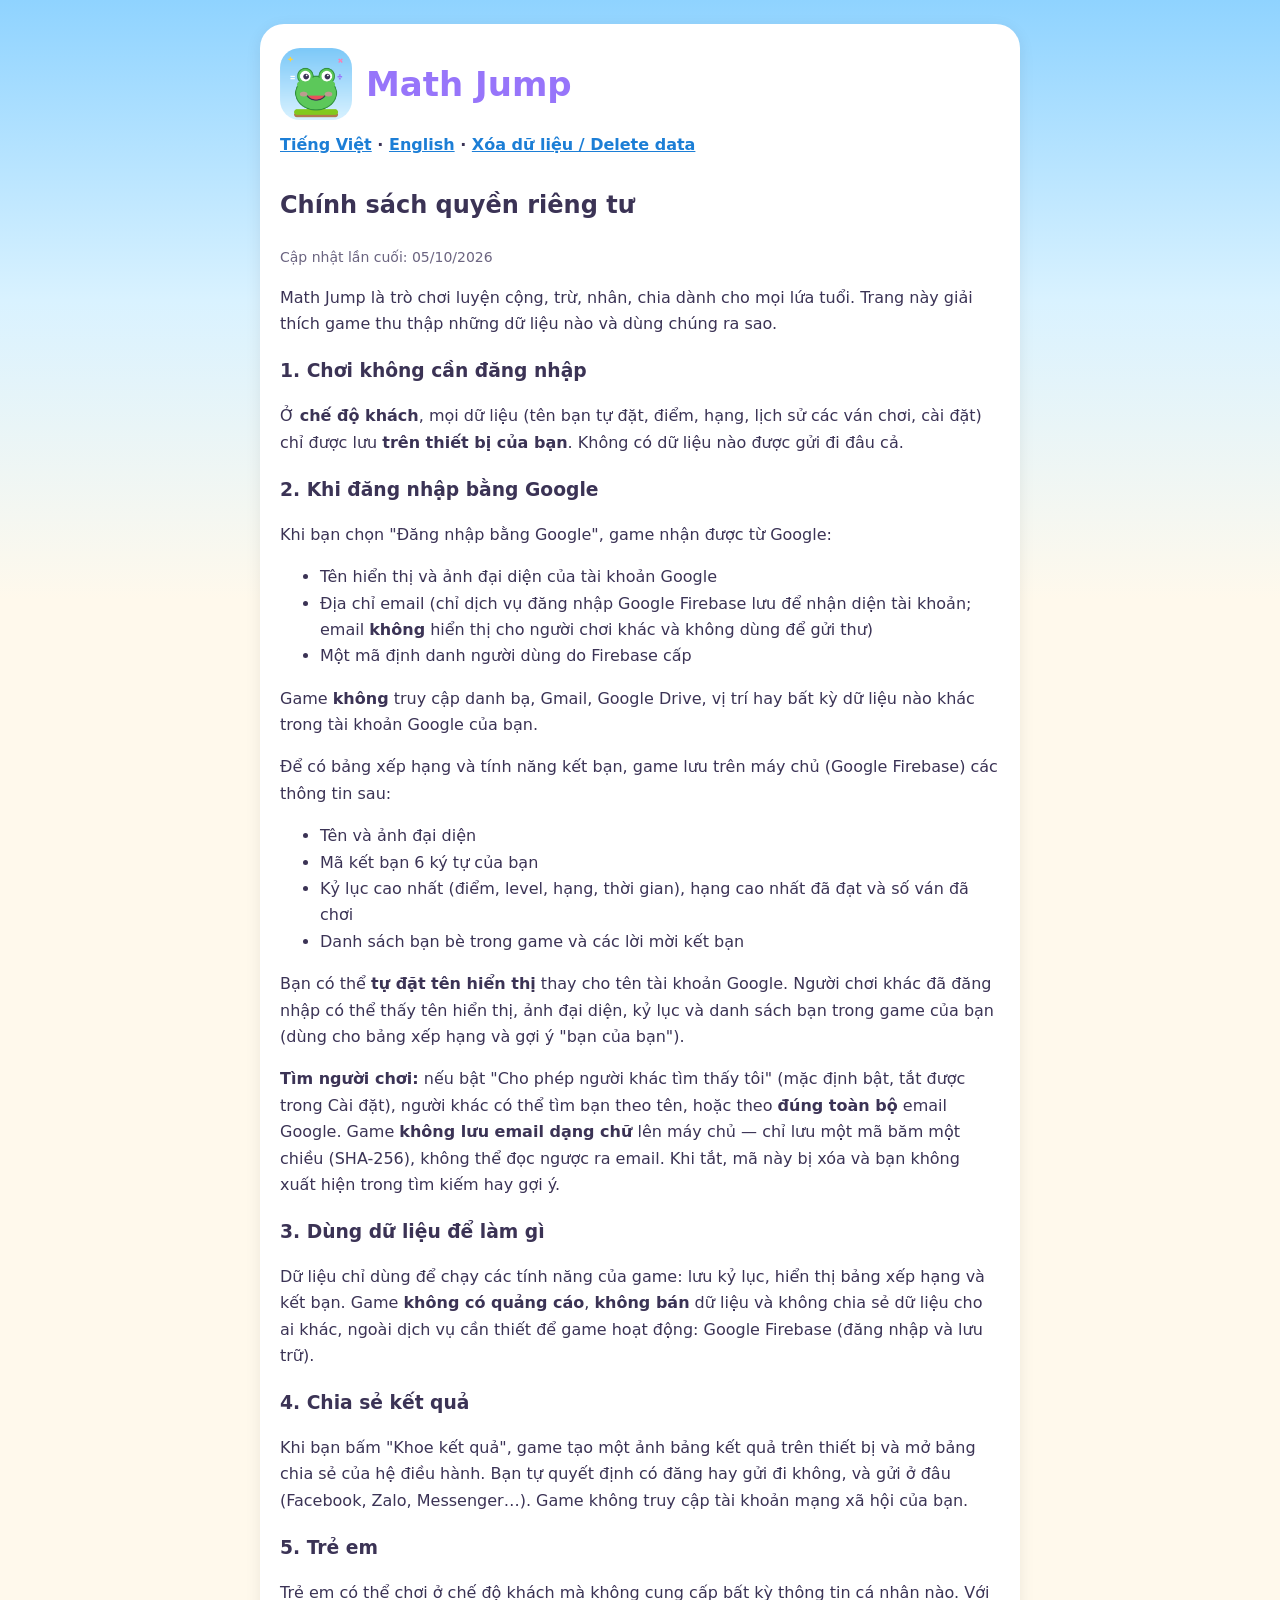
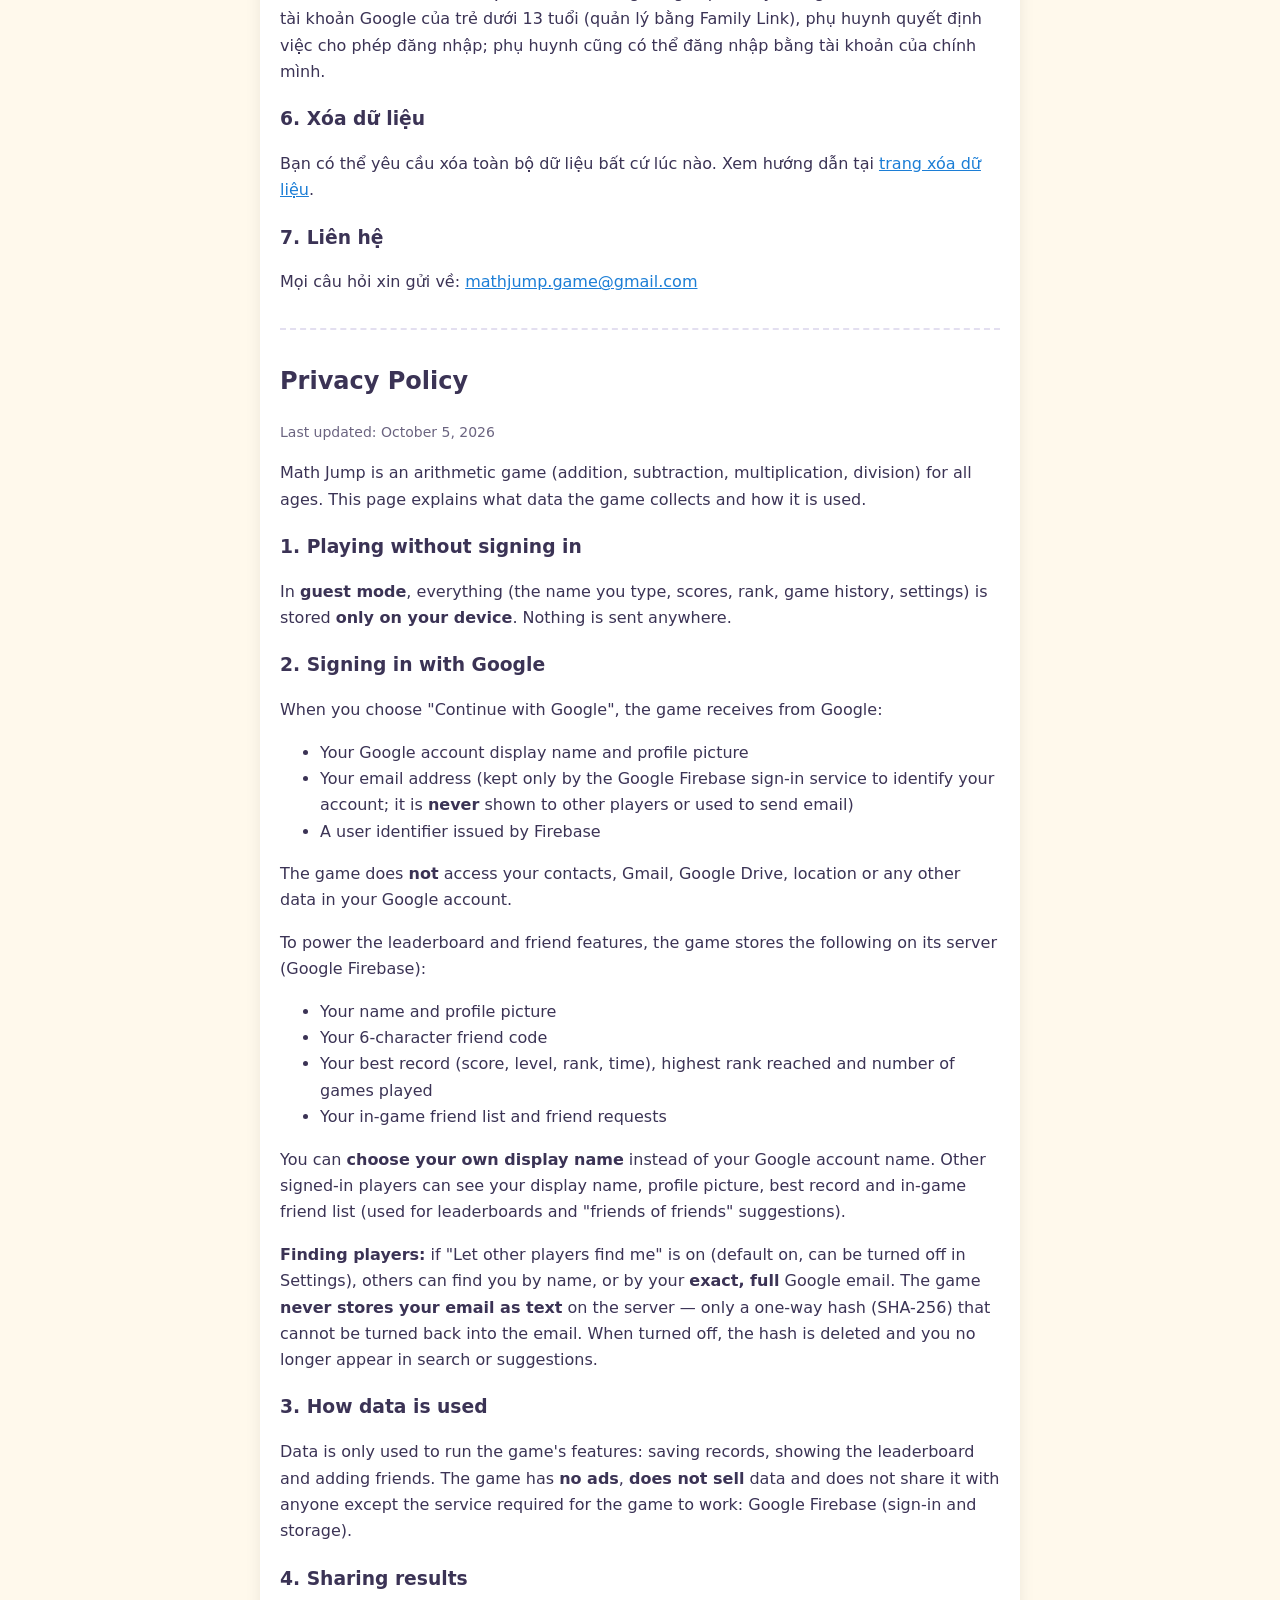
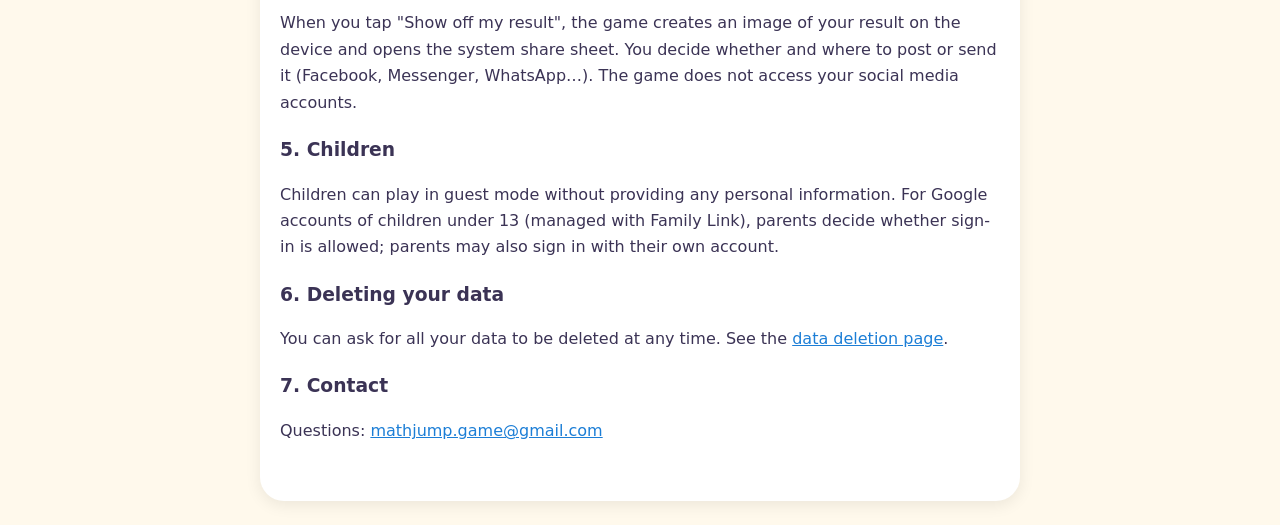
<file: docs/privacy.html>
<!doctype html>
<html lang="vi">
<head>
<meta charset="utf-8">
<meta name="viewport" content="width=device-width, initial-scale=1">
<title>Math Jump – Chính sách quyền riêng tư / Privacy Policy</title>
<link rel="stylesheet" href="style.css">
</head>
<body>
<main>
  <header><img src="icon.png" alt="" width="72" height="72"><h1>Math Jump</h1></header>
  <nav><a href="#vi">Tiếng Việt</a> · <a href="#en">English</a> · <a href="delete-data.html">Xóa dữ liệu / Delete data</a></nav>

  <section id="vi">
    <h2>Chính sách quyền riêng tư</h2>
    <p class="muted">Cập nhật lần cuối: 05/10/2026</p>
    <p>Math Jump là trò chơi luyện cộng, trừ, nhân, chia dành cho mọi lứa tuổi. Trang này giải thích game thu thập những dữ liệu nào và dùng chúng ra sao.</p>

    <h3>1. Chơi không cần đăng nhập</h3>
    <p>Ở <b>chế độ khách</b>, mọi dữ liệu (tên bạn tự đặt, điểm, hạng, lịch sử các ván chơi, cài đặt) chỉ được lưu <b>trên thiết bị của bạn</b>. Không có dữ liệu nào được gửi đi đâu cả.</p>

    <h3>2. Khi đăng nhập bằng Google</h3>
    <p>Khi bạn chọn "Đăng nhập bằng Google", game nhận được từ Google:</p>
    <ul>
      <li>Tên hiển thị và ảnh đại diện của tài khoản Google</li>
      <li>Địa chỉ email (chỉ dịch vụ đăng nhập Google Firebase lưu để nhận diện tài khoản; email <b>không</b> hiển thị cho người chơi khác và không dùng để gửi thư)</li>
      <li>Một mã định danh người dùng do Firebase cấp</li>
    </ul>
    <p>Game <b>không</b> truy cập danh bạ, Gmail, Google Drive, vị trí hay bất kỳ dữ liệu nào khác trong tài khoản Google của bạn.</p>
    <p>Để có bảng xếp hạng và tính năng kết bạn, game lưu trên máy chủ (Google Firebase) các thông tin sau:</p>
    <ul>
      <li>Tên và ảnh đại diện</li>
      <li>Mã kết bạn 6 ký tự của bạn</li>
      <li>Kỷ lục cao nhất (điểm, level, hạng, thời gian), hạng cao nhất đã đạt và số ván đã chơi</li>
      <li>Danh sách bạn bè trong game và các lời mời kết bạn</li>
    </ul>
    <p>Bạn có thể <b>tự đặt tên hiển thị</b> thay cho tên tài khoản Google. Người chơi khác đã đăng nhập có thể thấy tên hiển thị, ảnh đại diện, kỷ lục và danh sách bạn trong game của bạn (dùng cho bảng xếp hạng và gợi ý "bạn của bạn").</p>
    <p><b>Tìm người chơi:</b> nếu bật "Cho phép người khác tìm thấy tôi" (mặc định bật, tắt được trong Cài đặt), người khác có thể tìm bạn theo tên, hoặc theo <b>đúng toàn bộ</b> email Google. Game <b>không lưu email dạng chữ</b> lên máy chủ — chỉ lưu một mã băm một chiều (SHA-256), không thể đọc ngược ra email. Khi tắt, mã này bị xóa và bạn không xuất hiện trong tìm kiếm hay gợi ý.</p>

    <h3>3. Dùng dữ liệu để làm gì</h3>
    <p>Dữ liệu chỉ dùng để chạy các tính năng của game: lưu kỷ lục, hiển thị bảng xếp hạng và kết bạn. Game <b>không có quảng cáo</b>, <b>không bán</b> dữ liệu và không chia sẻ dữ liệu cho ai khác, ngoài dịch vụ cần thiết để game hoạt động: Google Firebase (đăng nhập và lưu trữ).</p>

    <h3>4. Chia sẻ kết quả</h3>
    <p>Khi bạn bấm "Khoe kết quả", game tạo một ảnh bảng kết quả trên thiết bị và mở bảng chia sẻ của hệ điều hành. Bạn tự quyết định có đăng hay gửi đi không, và gửi ở đâu (Facebook, Zalo, Messenger…). Game không truy cập tài khoản mạng xã hội của bạn.</p>

    <h3>5. Trẻ em</h3>
    <p>Trẻ em có thể chơi ở chế độ khách mà không cung cấp bất kỳ thông tin cá nhân nào. Với tài khoản Google của trẻ dưới 13 tuổi (quản lý bằng Family Link), phụ huynh quyết định việc cho phép đăng nhập; phụ huynh cũng có thể đăng nhập bằng tài khoản của chính mình.</p>

    <h3>6. Xóa dữ liệu</h3>
    <p>Bạn có thể yêu cầu xóa toàn bộ dữ liệu bất cứ lúc nào. Xem hướng dẫn tại <a href="delete-data.html">trang xóa dữ liệu</a>.</p>

    <h3>7. Liên hệ</h3>
    <p>Mọi câu hỏi xin gửi về: <a href="mailto:mathjump.game@gmail.com">mathjump.game@gmail.com</a></p>
  </section>

  <hr>

  <section id="en" lang="en">
    <h2>Privacy Policy</h2>
    <p class="muted">Last updated: October 5, 2026</p>
    <p>Math Jump is an arithmetic game (addition, subtraction, multiplication, division) for all ages. This page explains what data the game collects and how it is used.</p>

    <h3>1. Playing without signing in</h3>
    <p>In <b>guest mode</b>, everything (the name you type, scores, rank, game history, settings) is stored <b>only on your device</b>. Nothing is sent anywhere.</p>

    <h3>2. Signing in with Google</h3>
    <p>When you choose "Continue with Google", the game receives from Google:</p>
    <ul>
      <li>Your Google account display name and profile picture</li>
      <li>Your email address (kept only by the Google Firebase sign-in service to identify your account; it is <b>never</b> shown to other players or used to send email)</li>
      <li>A user identifier issued by Firebase</li>
    </ul>
    <p>The game does <b>not</b> access your contacts, Gmail, Google Drive, location or any other data in your Google account.</p>
    <p>To power the leaderboard and friend features, the game stores the following on its server (Google Firebase):</p>
    <ul>
      <li>Your name and profile picture</li>
      <li>Your 6-character friend code</li>
      <li>Your best record (score, level, rank, time), highest rank reached and number of games played</li>
      <li>Your in-game friend list and friend requests</li>
    </ul>
    <p>You can <b>choose your own display name</b> instead of your Google account name. Other signed-in players can see your display name, profile picture, best record and in-game friend list (used for leaderboards and "friends of friends" suggestions).</p>
    <p><b>Finding players:</b> if "Let other players find me" is on (default on, can be turned off in Settings), others can find you by name, or by your <b>exact, full</b> Google email. The game <b>never stores your email as text</b> on the server — only a one-way hash (SHA-256) that cannot be turned back into the email. When turned off, the hash is deleted and you no longer appear in search or suggestions.</p>

    <h3>3. How data is used</h3>
    <p>Data is only used to run the game's features: saving records, showing the leaderboard and adding friends. The game has <b>no ads</b>, <b>does not sell</b> data and does not share it with anyone except the service required for the game to work: Google Firebase (sign-in and storage).</p>

    <h3>4. Sharing results</h3>
    <p>When you tap "Show off my result", the game creates an image of your result on the device and opens the system share sheet. You decide whether and where to post or send it (Facebook, Messenger, WhatsApp…). The game does not access your social media accounts.</p>

    <h3>5. Children</h3>
    <p>Children can play in guest mode without providing any personal information. For Google accounts of children under 13 (managed with Family Link), parents decide whether sign-in is allowed; parents may also sign in with their own account.</p>

    <h3>6. Deleting your data</h3>
    <p>You can ask for all your data to be deleted at any time. See the <a href="delete-data.html">data deletion page</a>.</p>

    <h3>7. Contact</h3>
    <p>Questions: <a href="mailto:mathjump.game@gmail.com">mathjump.game@gmail.com</a></p>
  </section>
</main>
</body>
</html>
</file>
<file: docs/style.css>
:root { --ink: #3B3355; --purple: #9775FA; --cream: #FFF9EC; --muted: #6b6480; }
* { box-sizing: border-box; }
body { margin: 0; background: linear-gradient(#8FD3FF, #D9F2FF 300px, #FFF9EC 600px); color: var(--ink);
  font: 16px/1.65 system-ui, "Segoe UI", Roboto, sans-serif; }
main { max-width: 760px; margin: 24px auto; padding: 24px 20px 40px; background: #fff; border-radius: 24px;
  box-shadow: 0 4px 16px rgba(0,0,0,.08); }
header { display: flex; align-items: center; gap: 14px; }
header img { border-radius: 20px; }
h1 { margin: 0; color: var(--purple); font-size: 34px; font-weight: 900; }
h2 { margin-top: 28px; }
h3 { margin-bottom: 4px; }
a { color: #1c7ed6; }
nav { margin: 12px 0; font-weight: 600; }
.muted { color: var(--muted); font-size: 14px; }
.lead { font-size: 18px; font-weight: 600; }
.play { display: inline-block; margin: 8px 0; padding: 14px 26px; border-radius: 22px; background: #40C057;
  color: #fff; font-size: 20px; font-weight: 900; text-decoration: none; box-shadow: 0 6px 0 #2b8a3e; }
.links li { margin: 6px 0; font-size: 17px; }
hr { border: none; border-top: 2px dashed #e3dff0; margin: 32px 0; }
code { background: var(--cream); padding: 1px 6px; border-radius: 6px; }
@media (max-width: 520px) { main { margin: 0; border-radius: 0; } }
</file>
